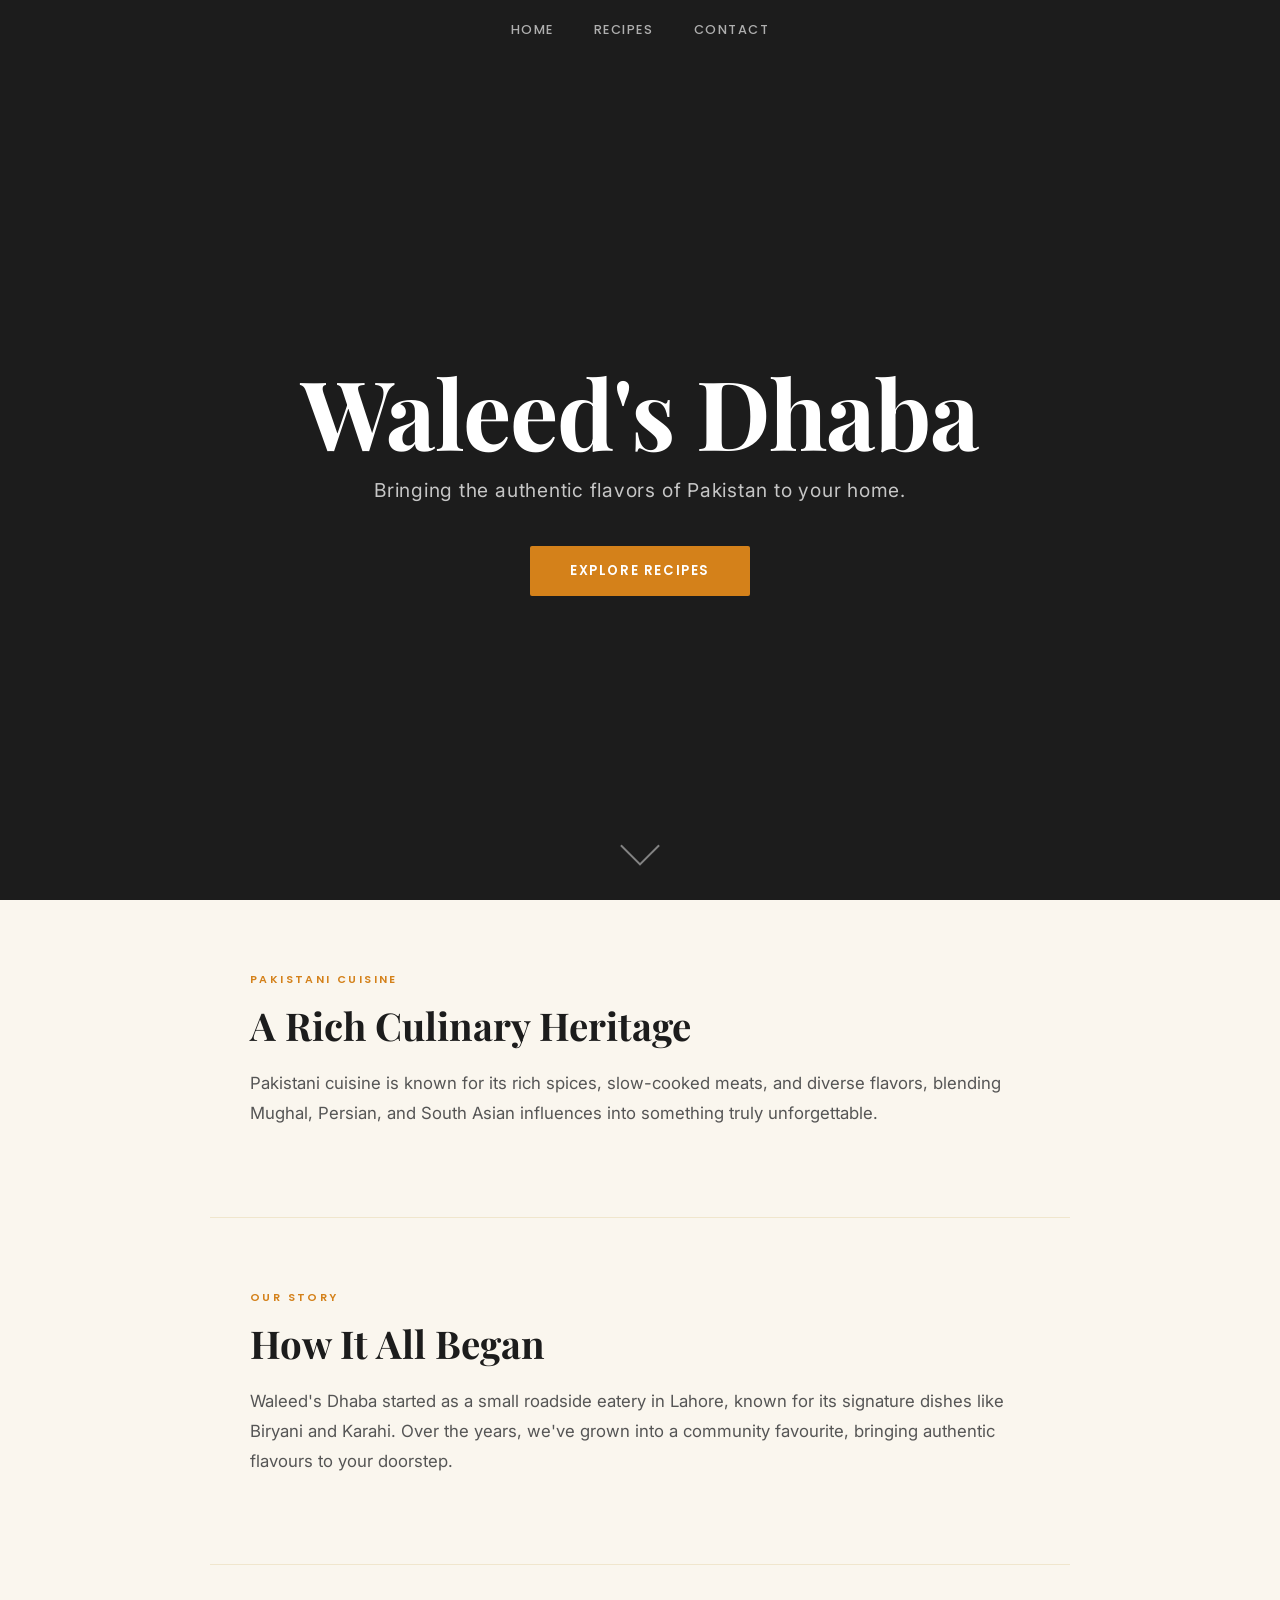
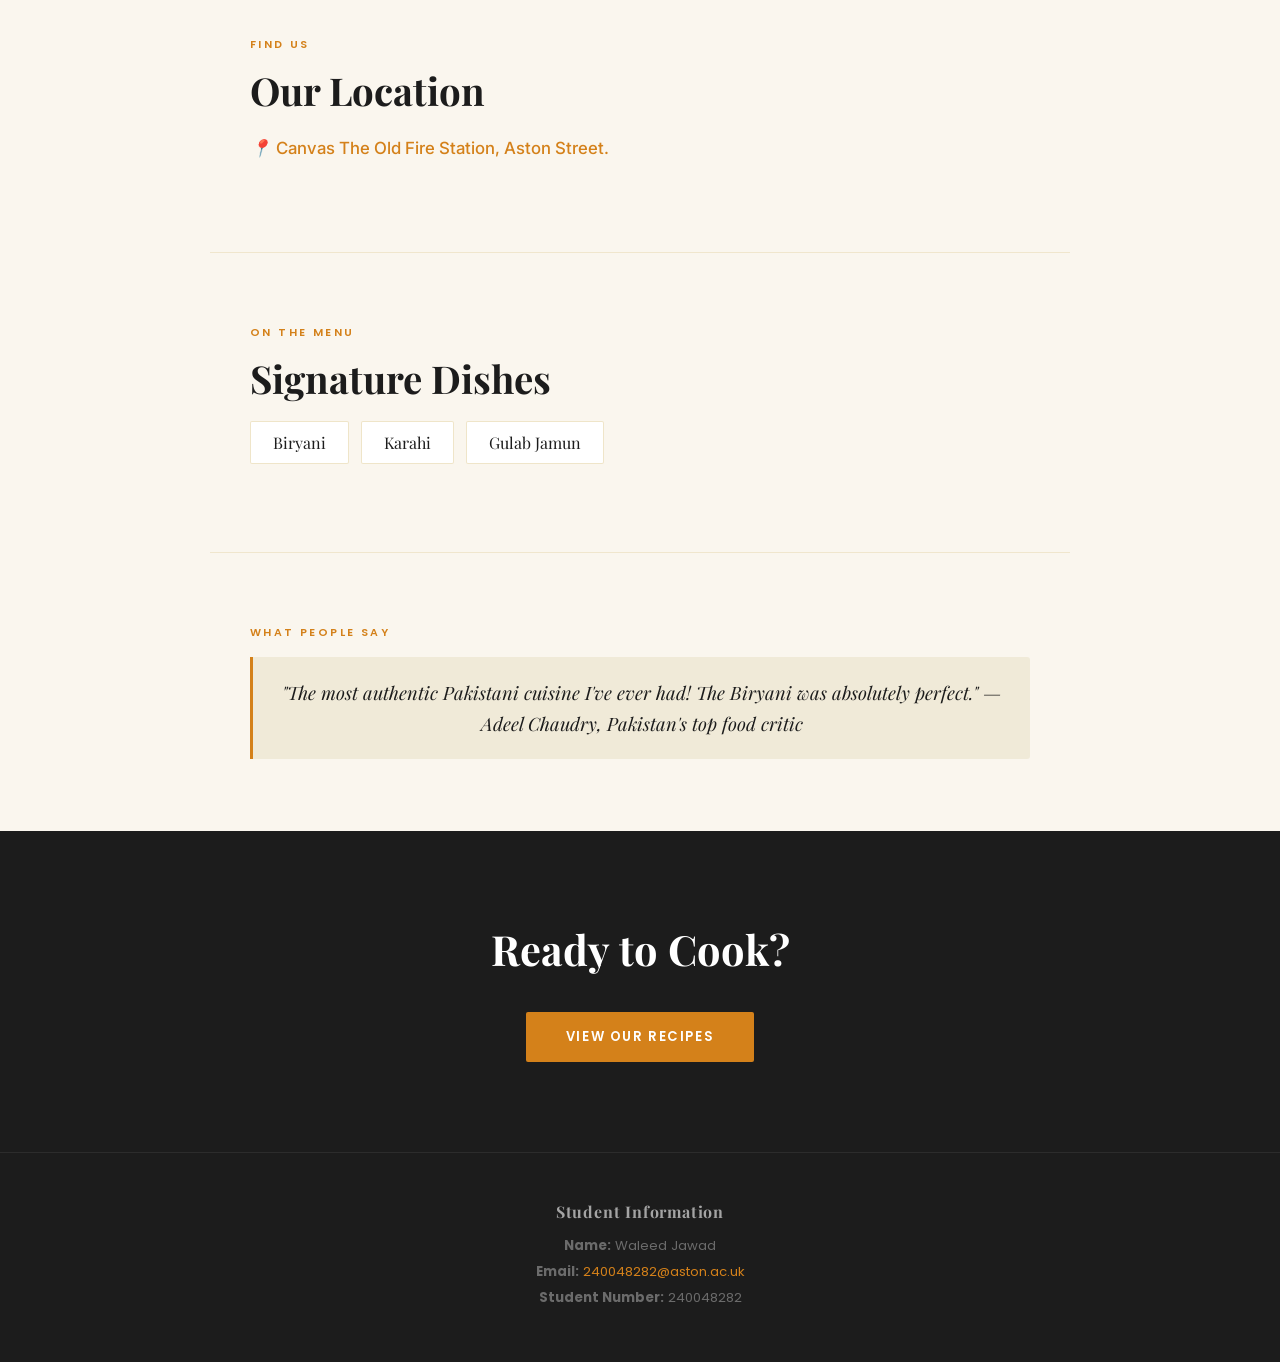
<file: index.html>
<!DOCTYPE html>
<html lang="en">
<head>
    <meta charset="UTF-8">
    <meta name="viewport" content="width=device-width, initial-scale=1.0">
    <title>Waleed's Dhaba</title>
    <link rel="stylesheet" href="css/styles.css">
</head>
<body>

    <nav>
        <ul>
            <li><a href="index.html">Home</a></li>
            <li><a href="recipes.html">Recipes</a></li>
            <li><a href="contact.html">Contact</a></li>
        </ul>
    </nav>

    <header class="hero">
        <div class="hero-overlay">
            <h1>Waleed's Dhaba</h1>
            <p>Bringing the authentic flavors of Pakistan to your home.</p>
            <a href="recipes.html" class="btn-primary">Explore Recipes</a>
        <div class="scroll-indicator"></div>
    </div>
    </header>

    <section class="page-section">
        <span class="section-label">Pakistani Cuisine</span>
        <h2>A Rich Culinary Heritage</h2>
        <p>Pakistani cuisine is known for its rich spices, slow-cooked meats, and diverse flavors, blending Mughal, Persian, and South Asian influences into something truly unforgettable.</p>
    </section>

    <section class="page-section">
        <span class="section-label">Our Story</span>
        <h2>How It All Began</h2>
        <p>Waleed's Dhaba started as a small roadside eatery in Lahore, known for its signature dishes like Biryani and Karahi. Over the years, we've grown into a community favourite, bringing authentic flavours to your doorstep.</p>
    </section>

    <section class="page-section">
        <span class="section-label">Find Us</span>
        <h2>Our Location</h2>
        <address class="location">
            <p>
                <i>📍</i>
                <a href="https://maps.app.goo.gl/XLRXapYx9XyrgZfx8" target="_blank" class="map-link">
                    Canvas The Old Fire Station, Aston Street.
                </a>
            </p>
        </address>
    </section>

    <section class="page-section">
        <span class="section-label">On The Menu</span>
        <h2>Signature Dishes</h2>
        <ul class="dishes-grid">
            <li class="dish-item">Biryani</li>
            <li class="dish-item">Karahi</li>
            <li class="dish-item">Gulab Jamun</li>
        </ul>
    </section>

    <section class="page-section">
        <span class="section-label">What People Say</span>
        <blockquote>
            "The most authentic Pakistani cuisine I've ever had! <em>The Biryani was absolutely perfect.</em>"
            — <em>Adeel Chaudry, Pakistan's top food critic</em>
        </blockquote>
    </section>

    <section class="cta-section">
        <h2>Ready to Cook?</h2>
        <a href="recipes.html" class="btn-primary">View Our Recipes</a>
    </section>

    <footer>
        <section class="student-info">
            <h2>Student Information</h2>
            <p><strong>Name:</strong> Waleed Jawad</p>
            <p><strong>Email:</strong> <a href="mailto:240048282@aston.ac.uk">240048282@aston.ac.uk</a></p>
            <p><strong>Student Number:</strong> 240048282</p>
        </section>
    </footer>

    <script src="js/animations.js"></script>
</body>
</html>
</file>
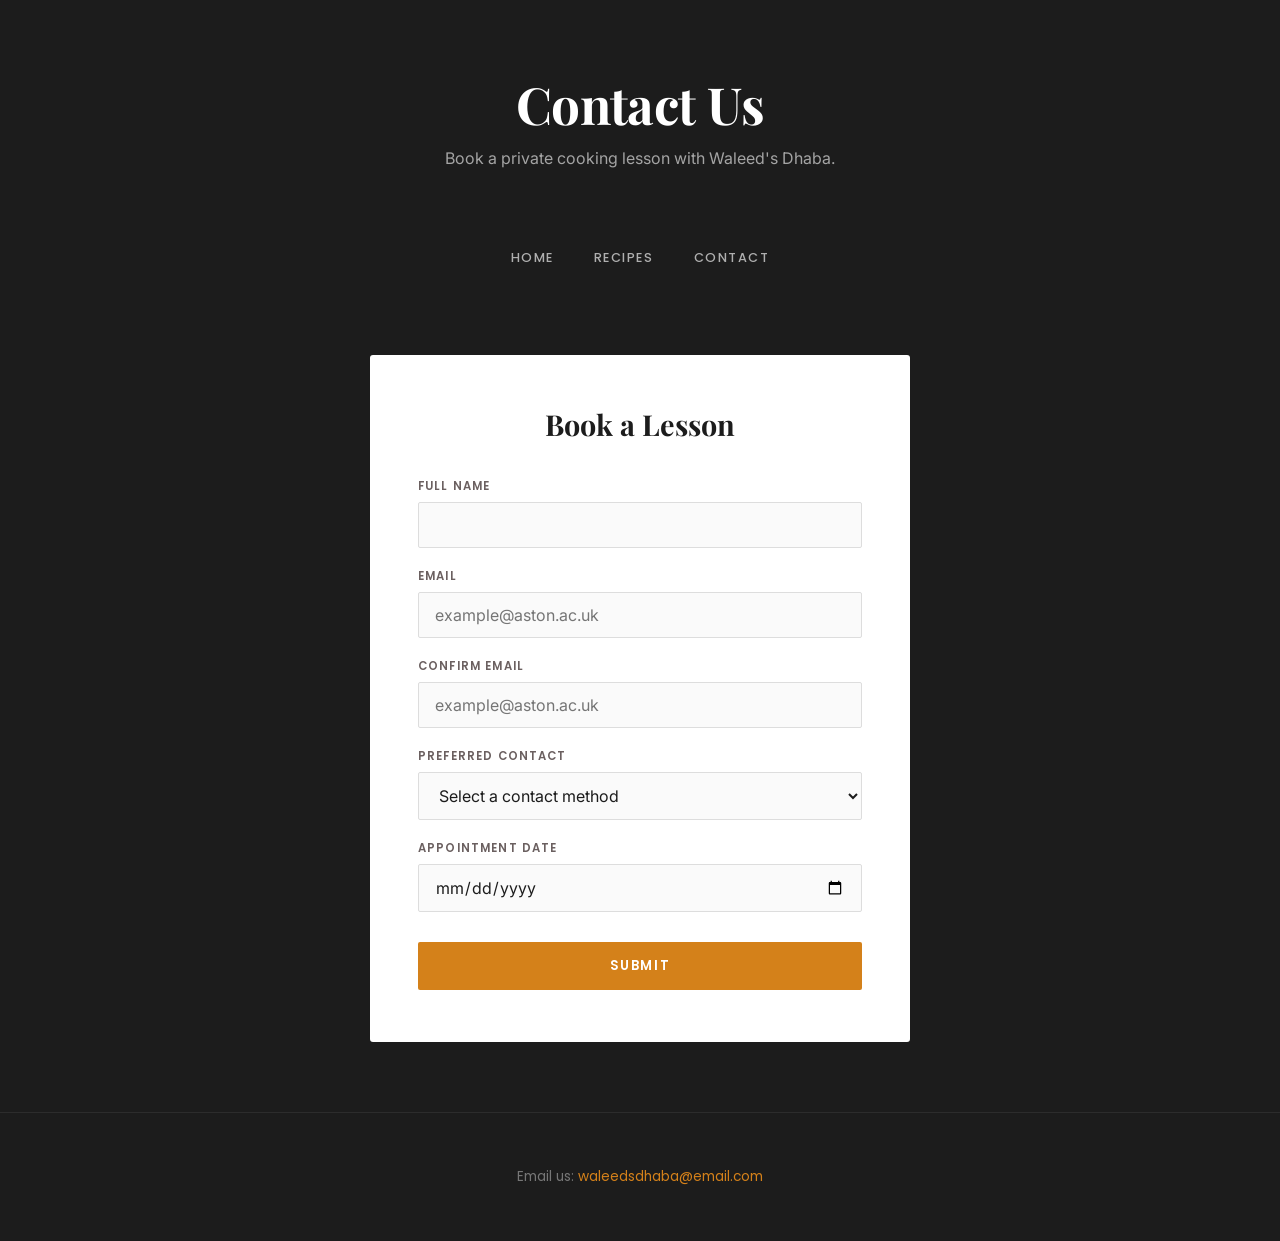
<file: contact.html>
<!DOCTYPE html>
<html lang="en">
<head>
    <meta charset="UTF-8">
    <meta name="viewport" content="width=device-width, initial-scale=1.0">
    <title>Contact Us</title>
    <link rel="stylesheet" href="css/styles.css">
</head>
<body>

    <header id="contact-header">
        <h1>Contact Us</h1>
        <p>Book a private cooking lesson with Waleed's Dhaba.</p>
    </header>

    <nav>
        <ul>
            <li><a href="index.html">Home</a></li>
            <li><a href="recipes.html">Recipes</a></li>
            <li><a href="contact.html">Contact</a></li>
        </ul>
    </nav>

    <div class="contact-section">
        <div class="contact-form">
            <h2>Book a Lesson</h2>

            <form id="contactForm" onsubmit="return validateForm();">
                <div class="form-group">
                    <label for="fullName">Full Name</label>
                    <input type="text" id="fullName" name="fullName" required>
                </div>

                <div class="form-group">
                    <label for="email">Email</label>
                    <input type="email" id="email" name="email" placeholder="example@aston.ac.uk" required>
                </div>

                <div class="form-group">
                    <label for="confirmEmail">Confirm Email</label>
                    <input type="email" id="confirmEmail" name="confirmEmail" placeholder="example@aston.ac.uk" required>
                </div>

                <div class="form-group">
                    <label for="preferredContact">Preferred Contact</label>
                    <select id="preferredContact" name="preferredContact" required>
                        <option value="" disabled selected>Select a contact method</option>
                        <option value="Email">Email</option>
                        <option value="Phone">Phone</option>
                    </select>
                </div>

                <div class="form-group">
                    <label for="appointmentDate">Appointment Date</label>
                    <input type="date" id="appointmentDate" name="appointmentDate" required min="2025-02-18">
                </div>

                <button type="submit">Submit</button>
            </form>
        </div>
    </div>

    <footer>
        <p>Email us: <a href="mailto:waleedsdhaba@email.com">waleedsdhaba@email.com</a></p>
    </footer>

    <script src="js/script.js"></script>
    <script src="js/animations.js"></script>
</body>
</html>
</file>
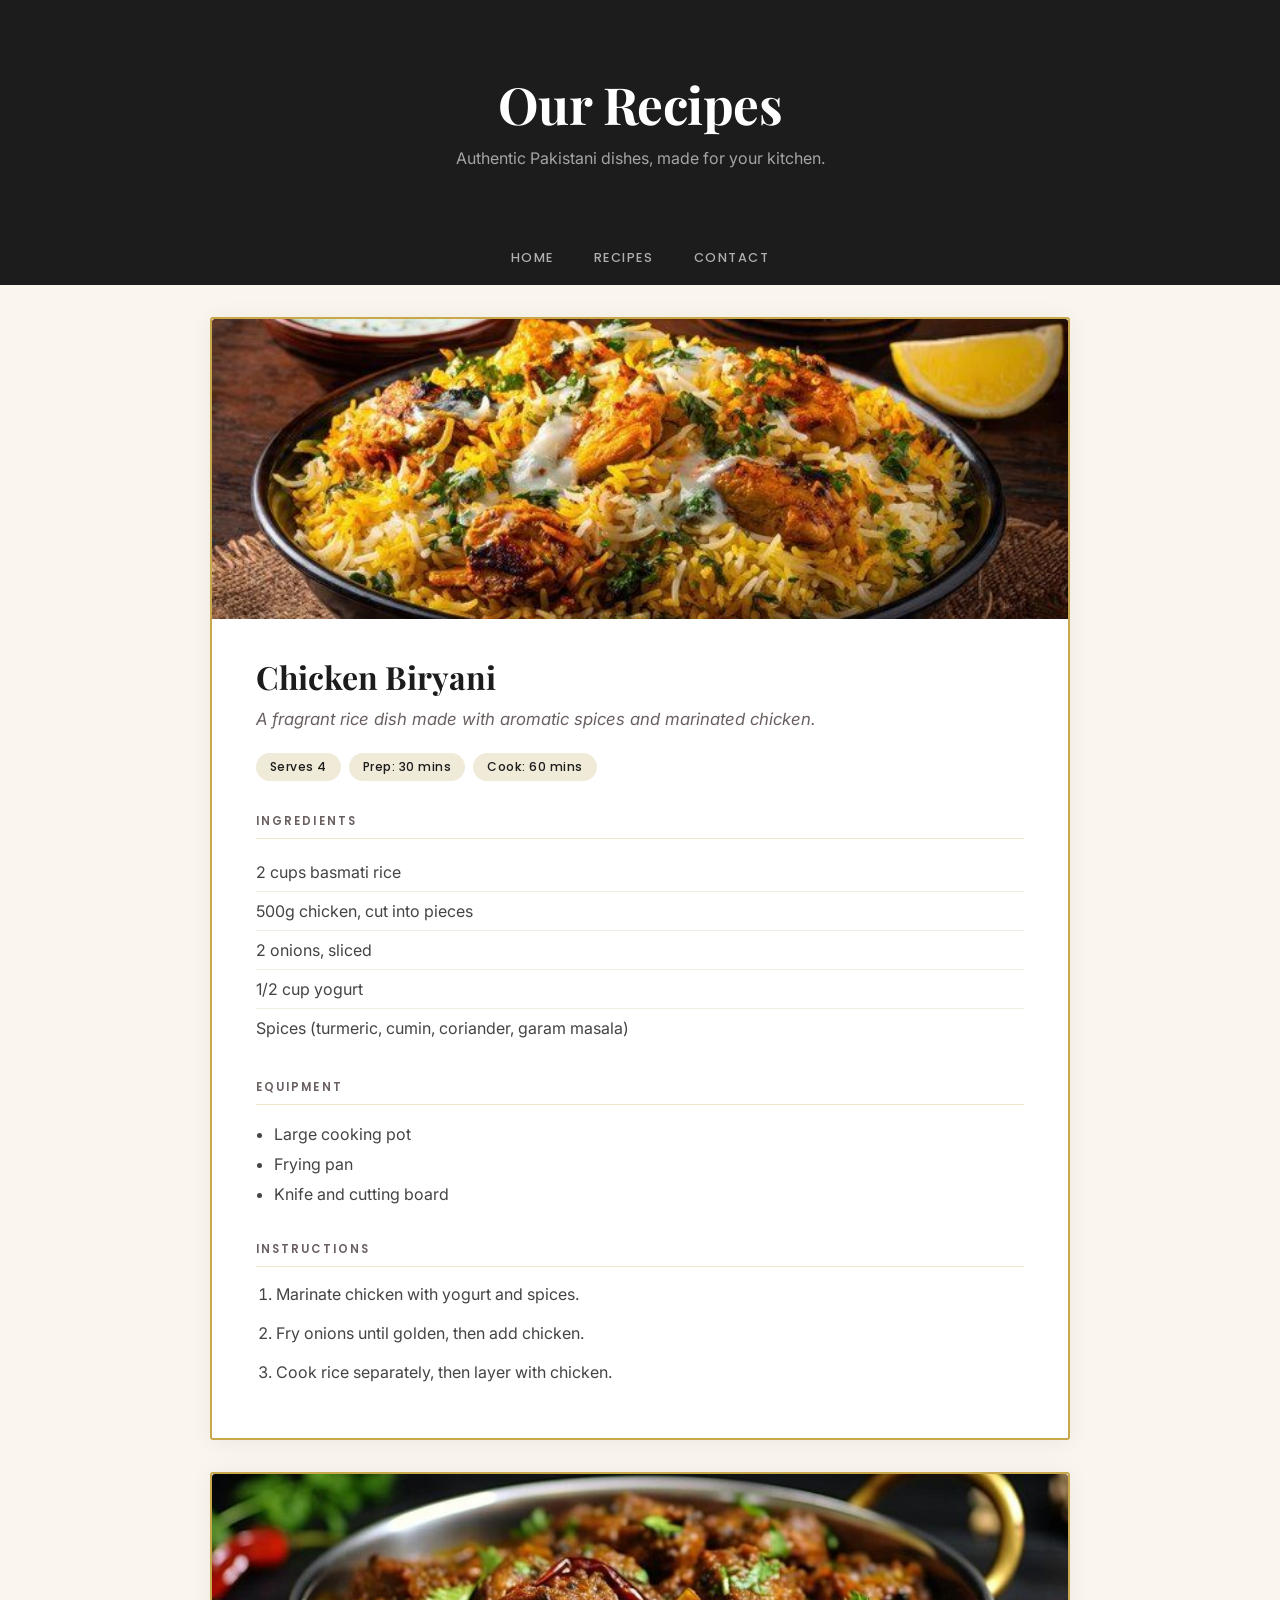
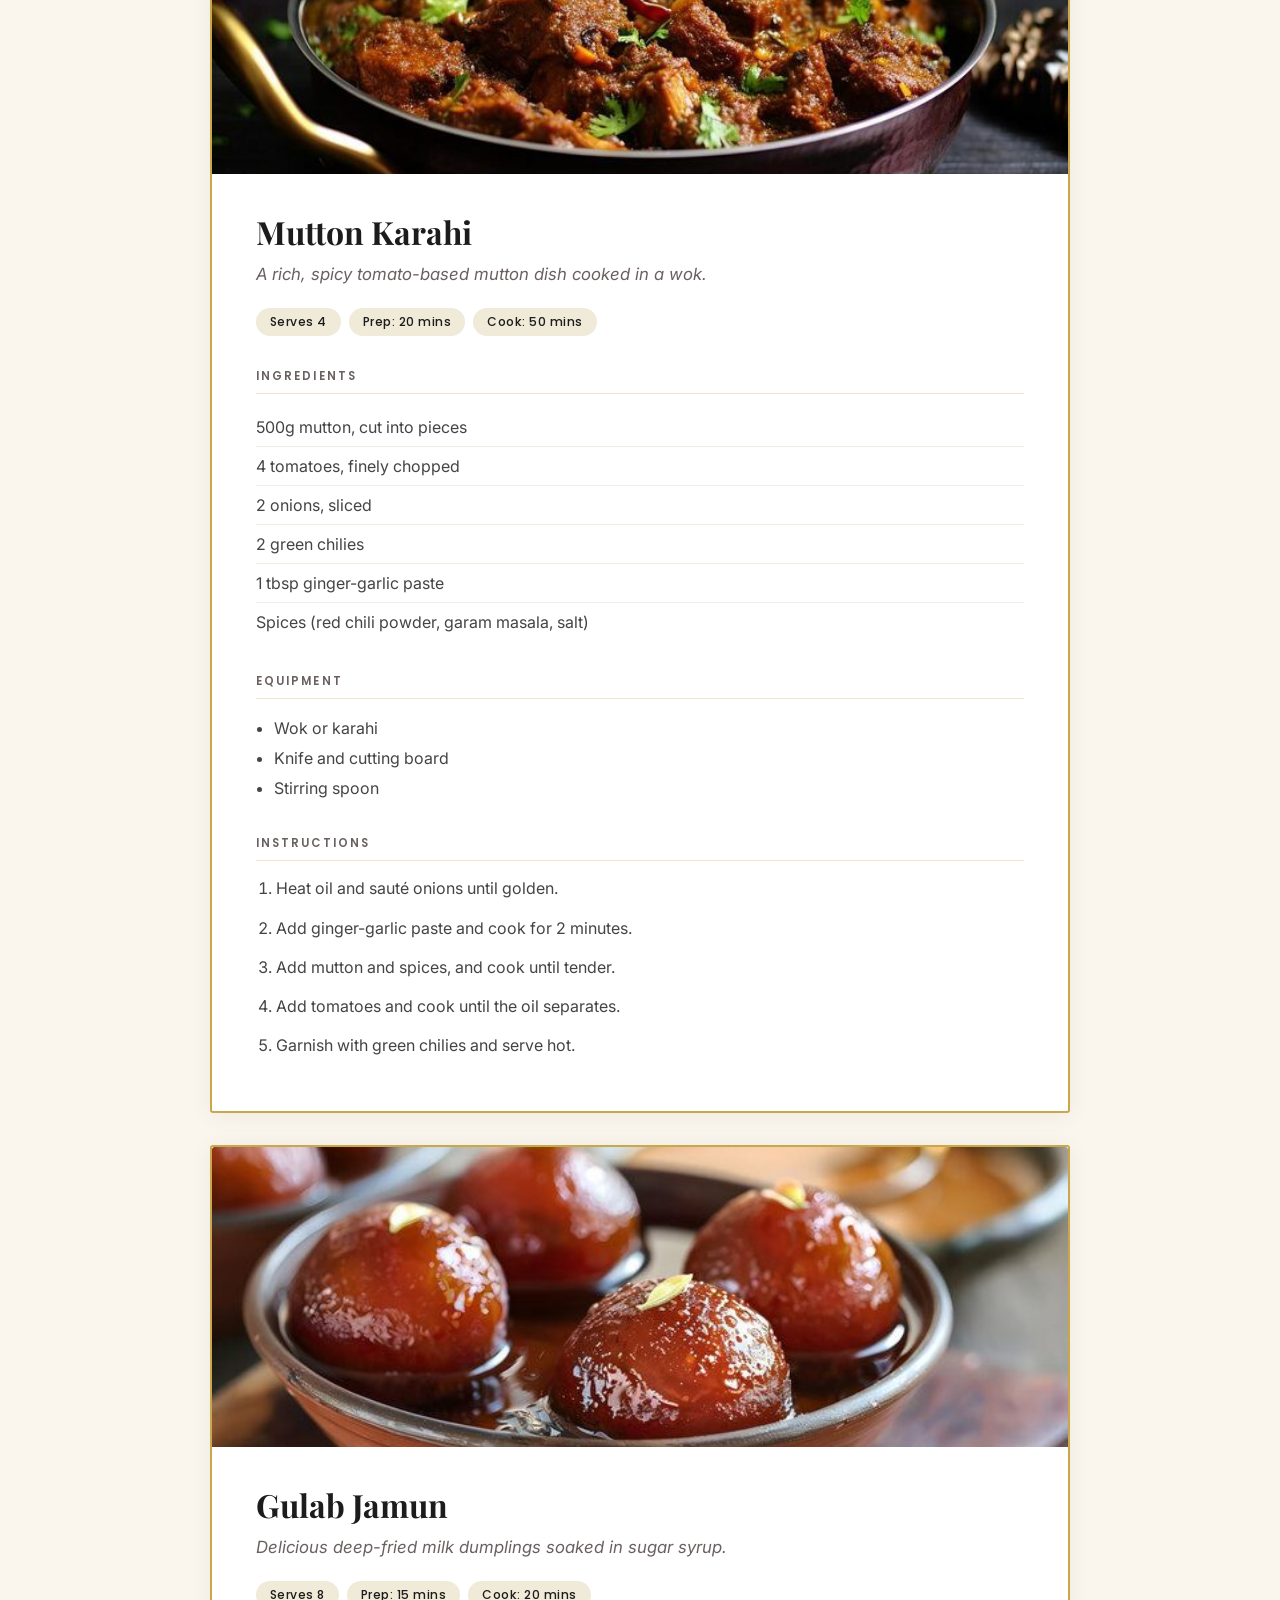
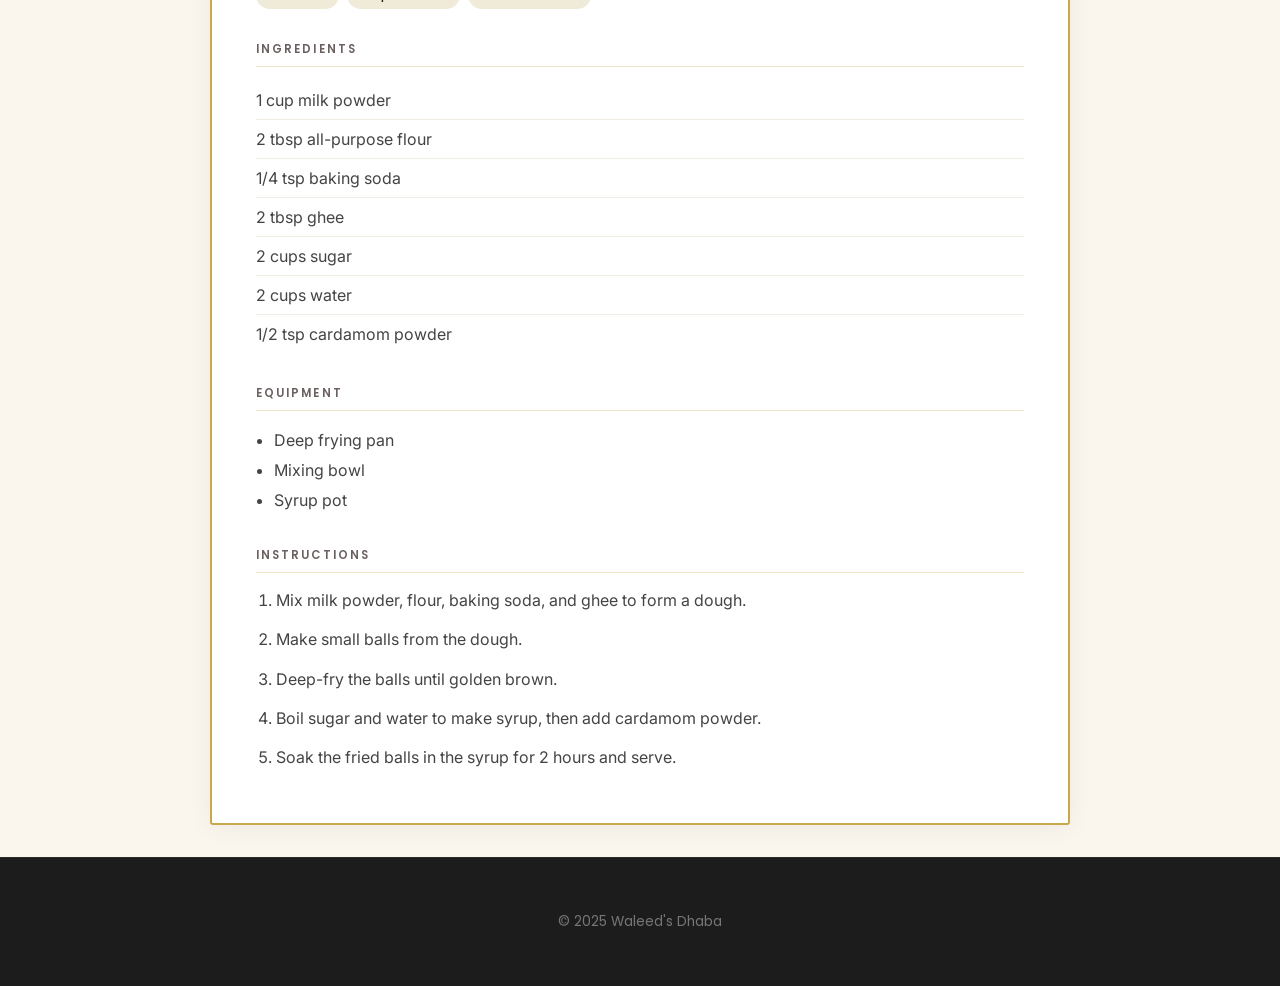
<file: recipes.html>
<!DOCTYPE html>
<html lang="en">
<head>
    <meta charset="UTF-8">
    <meta name="viewport" content="width=device-width, initial-scale=1.0">
    <title>Our Recipes</title>
    <link rel="stylesheet" href="css/styles.css">
</head>
<body>

    <header id="main-header">
        <h1>Our Recipes</h1>
        <p>Authentic Pakistani dishes, made for your kitchen.</p>
    </header>

    <nav>
        <ul>
            <li><a href="index.html">Home</a></li>
            <li><a href="recipes.html">Recipes</a></li>
            <li><a href="contact.html">Contact</a></li>
        </ul>
    </nav>

    <section class="content-box recipe">
        <img src="images/biryani.jpg" alt="Chicken Biryani" class="recipe-image">
        <h2 class="title">Chicken Biryani</h2>
        <p class="description">A fragrant rice dish made with aromatic spices and marinated chicken.</p>
        <div class="recipe-meta">
            <span class="badge">Serves 4</span>
            <span class="badge">Prep: 30 mins</span>
            <span class="badge">Cook: 60 mins</span>
        </div>
        <h3>Ingredients</h3>
        <ul class="ingredient-list">
            <li class="ingredient">2 cups basmati rice</li>
            <li class="ingredient">500g chicken, cut into pieces</li>
            <li class="ingredient">2 onions, sliced</li>
            <li class="ingredient">1/2 cup yogurt</li>
            <li class="ingredient">Spices (turmeric, cumin, coriander, garam masala)</li>
        </ul>
        <h3>Equipment</h3>
        <ul>
            <li>Large cooking pot</li>
            <li>Frying pan</li>
            <li>Knife and cutting board</li>
        </ul>
        <h3>Instructions</h3>
        <ol class="instructions">
            <li class="cooking-step">Marinate chicken with yogurt and spices.</li>
            <li class="cooking-step">Fry onions until golden, then add chicken.</li>
            <li class="cooking-step">Cook rice separately, then layer with chicken.</li>
        </ol>
    </section>

    <section class="content-box recipe">
        <img src="images/mutton-karahi.jpg" alt="Mutton Karahi" class="recipe-image">
        <h2 class="title">Mutton Karahi</h2>
        <p class="description">A rich, spicy tomato-based mutton dish cooked in a wok.</p>
        <div class="recipe-meta">
            <span class="badge">Serves 4</span>
            <span class="badge">Prep: 20 mins</span>
            <span class="badge">Cook: 50 mins</span>
        </div>
        <h3>Ingredients</h3>
        <ul class="ingredient-list">
            <li class="ingredient">500g mutton, cut into pieces</li>
            <li class="ingredient">4 tomatoes, finely chopped</li>
            <li class="ingredient">2 onions, sliced</li>
            <li class="ingredient">2 green chilies</li>
            <li class="ingredient">1 tbsp ginger-garlic paste</li>
            <li class="ingredient">Spices (red chili powder, garam masala, salt)</li>
        </ul>
        <h3>Equipment</h3>
        <ul>
            <li>Wok or karahi</li>
            <li>Knife and cutting board</li>
            <li>Stirring spoon</li>
        </ul>
        <h3>Instructions</h3>
        <ol class="instructions">
            <li class="cooking-step">Heat oil and sauté onions until golden.</li>
            <li class="cooking-step">Add ginger-garlic paste and cook for 2 minutes.</li>
            <li class="cooking-step">Add mutton and spices, and cook until tender.</li>
            <li class="cooking-step">Add tomatoes and cook until the oil separates.</li>
            <li class="cooking-step">Garnish with green chilies and serve hot.</li>
        </ol>
    </section>

    <section class="content-box recipe">
        <img src="images/gulab-jamun.jpg" alt="Gulab Jamun" class="recipe-image">
        <h2 class="title">Gulab Jamun</h2>
        <p class="description">Delicious deep-fried milk dumplings soaked in sugar syrup.</p>
        <div class="recipe-meta">
            <span class="badge">Serves 8</span>
            <span class="badge">Prep: 15 mins</span>
            <span class="badge">Cook: 20 mins</span>
        </div>
        <h3>Ingredients</h3>
        <ul class="ingredient-list">
            <li class="ingredient">1 cup milk powder</li>
            <li class="ingredient">2 tbsp all-purpose flour</li>
            <li class="ingredient">1/4 tsp baking soda</li>
            <li class="ingredient">2 tbsp ghee</li>
            <li class="ingredient">2 cups sugar</li>
            <li class="ingredient">2 cups water</li>
            <li class="ingredient">1/2 tsp cardamom powder</li>
        </ul>
        <h3>Equipment</h3>
        <ul>
            <li>Deep frying pan</li>
            <li>Mixing bowl</li>
            <li>Syrup pot</li>
        </ul>
        <h3>Instructions</h3>
        <ol class="instructions">
            <li class="cooking-step">Mix milk powder, flour, baking soda, and ghee to form a dough.</li>
            <li class="cooking-step">Make small balls from the dough.</li>
            <li class="cooking-step">Deep-fry the balls until golden brown.</li>
            <li class="cooking-step">Boil sugar and water to make syrup, then add cardamom powder.</li>
            <li class="cooking-step">Soak the fried balls in the syrup for 2 hours and serve.</li>
        </ol>
    </section>

    <footer>
        <p>&copy; 2025 Waleed's Dhaba</p>
    </footer>

    <script src="js/animations.js"></script>
</body>
</html>
</file>
<file: css/styles.css>
/* === FONTS === */
@import url('https://fonts.googleapis.com/css2?family=Playfair+Display:ital,wght@0,700;0,900;1,700&family=Poppins:wght@400;500;600&family=Inter:wght@400;500&display=swap');

/* === VARIABLES === */
:root {
    --bg-page: #FAF6EE;
    --bg-alt: #F0EAD8;
    --bg-dark: #1C1C1C;
    --saffron: #D4811A;
    --gold: #C9A84C;
    --text-dark: #1C1C1C;
    --text-muted: #6B6060;
    --white: #FFFFFF;
    --border-light: rgba(201, 168, 76, 0.3);
}

/* === RESET === */
*, *::before, *::after { box-sizing: border-box; }

body, html {
    margin: 0;
    padding: 0;
    background-color: var(--bg-page);
    color: var(--text-dark);
    font-family: 'Inter', system-ui, sans-serif;
}

/* === NAV === */
nav {
    background-color: var(--bg-dark);
    margin: 0;
    padding: 0;
    position: sticky;
    top: 0;
    z-index: 100;
}

nav ul {
    display: flex;
    justify-content: center;
    gap: 40px;
    padding: 18px 20px;
    list-style: none;
    margin: 0;
}

nav ul li a {
    color: rgba(255, 255, 255, 0.65);
    text-decoration: none;
    font-family: 'Poppins', sans-serif;
    font-size: 0.8rem;
    font-weight: 500;
    letter-spacing: 0.12em;
    text-transform: uppercase;
    transition: color 0.2s;
}

nav ul li a:hover {
    color: var(--saffron);
}

/* === HERO (index.html only) === */
.hero {
    position: relative;
    height: calc(100vh - 57px);
    background-color: var(--bg-dark);
}

.hero-overlay {
    position: absolute;
    inset: 0;
    display: flex;
    flex-direction: column;
    align-items: center;
    justify-content: center;
    text-align: center;
    padding: 40px 20px;
}

/* === SCROLL INDICATOR === */
.scroll-indicator {
    position: absolute;
    bottom: 40px;
    left: 50%;
    transform: translateX(-50%);
    width: 28px;
    height: 28px;
    border-right: 2px solid rgba(255, 255, 255, 0.45);
    border-bottom: 2px solid rgba(255, 255, 255, 0.45);
    transform: translateX(-50%) rotate(45deg);
    animation: scrollBounce 1.4s ease-in-out infinite;
    pointer-events: none;
}

@keyframes scrollBounce {
    0%, 100% { opacity: 0.25; }
    50%       { opacity: 0.8;  }
}

.hero-overlay h1 {
    font-family: 'Playfair Display', Georgia, serif;
    font-size: clamp(3rem, 8vw, 6rem);
    color: var(--white);
    margin: 0 0 16px;
    line-height: 1.05;
    letter-spacing: -0.01em;
}

.hero-overlay p {
    font-family: 'Inter', sans-serif;
    font-size: clamp(1rem, 2.5vw, 1.2rem);
    color: rgba(255, 255, 255, 0.75);
    margin: 0 0 44px;
    letter-spacing: 0.04em;
}

/* === BUTTONS === */
.btn-primary {
    display: inline-block;
    background-color: var(--saffron);
    color: var(--white);
    text-decoration: none;
    font-family: 'Poppins', sans-serif;
    font-size: 0.82rem;
    font-weight: 600;
    letter-spacing: 0.12em;
    text-transform: uppercase;
    padding: 15px 40px;
    border-radius: 2px;
    transition: background-color 0.2s, transform 0.15s;
}

.btn-primary:hover {
    background-color: #c07318;
    transform: translateY(-2px);
}

/* === PAGE HEADER (recipes & contact) === */
header {
    background-color: var(--bg-dark);
    color: var(--white);
    padding: 70px 20px 60px;
    text-align: center;
    font-family: 'Playfair Display', Georgia, serif;
}

header h1 {
    font-size: clamp(2rem, 5vw, 3.2rem);
    margin: 0;
    color: var(--white);
    letter-spacing: -0.01em;
}

header p {
    color: rgba(255, 255, 255, 0.6);
    margin: 10px 0 0;
    font-family: 'Inter', sans-serif;
    font-size: 1rem;
}

/* === HOME PAGE SECTIONS === */
.page-section {
    max-width: 860px;
    margin: 0 auto;
    padding: 72px 40px;
}

.page-section + .page-section {
    border-top: 1px solid rgba(201, 168, 76, 0.2);
}

.section-label {
    display: block;
    font-family: 'Poppins', sans-serif;
    font-size: 0.68rem;
    font-weight: 600;
    letter-spacing: 0.22em;
    text-transform: uppercase;
    color: var(--saffron);
    margin-bottom: 14px;
}

.page-section h2 {
    font-family: 'Playfair Display', Georgia, serif;
    font-size: clamp(1.7rem, 4vw, 2.4rem);
    color: var(--text-dark);
    margin: 0 0 20px;
    line-height: 1.2;
}

.page-section p {
    font-size: 1.05rem;
    line-height: 1.8;
    color: #555;
    margin: 0 0 16px;
}

/* === LOCATION === */
.location {
    font-style: normal;
}

.map-link {
    color: var(--saffron);
    font-weight: 500;
    text-decoration: none;
    border-bottom: 1px solid transparent;
    transition: border-color 0.2s;
    font-size: 1.05rem;
}

.map-link:hover {
    border-bottom-color: var(--saffron);
}

/* === SIGNATURE DISHES === */
.dishes-grid {
    display: flex;
    gap: 12px;
    flex-wrap: wrap;
    margin-top: 20px;
    list-style: none;
    padding: 0;
}

.dish-item {
    background-color: var(--white);
    border: 1px solid var(--border-light);
    padding: 10px 22px;
    font-family: 'Playfair Display', Georgia, serif;
    font-size: 1rem;
    color: var(--text-dark);
    border-radius: 2px;
    transition: background-color 0.25s ease, border-color 0.25s ease, transform 0.25s ease;
}

.dish-item:hover {
    background-color: var(--bg-alt);
    border-color: var(--gold);
    transform: translateY(-2px);
}

/* === CTA SECTION === */
.cta-section {
    background-color: var(--bg-dark);
    text-align: center;
    max-width: 100%;
    padding: 90px 40px;
    margin: 0;
}

.cta-section h2 {
    color: var(--white);
    font-family: 'Playfair Display', Georgia, serif;
    font-size: clamp(1.8rem, 4vw, 2.6rem);
    margin: 0 0 36px;
}

/* === CONTENT BOX (recipe cards) === */
.content-box {
    background-color: var(--white);
    width: 85%;
    max-width: 860px;
    margin: 32px auto;
    padding: 40px 44px;
    border-radius: 3px;
    border: 2px solid var(--gold);
    box-shadow: 0 2px 24px rgba(0, 0, 0, 0.06);
    overflow: hidden;
    transition: transform 0.3s ease, box-shadow 0.3s ease;
}

.content-box:hover {
    transform: translateY(-5px);
    box-shadow: 0 12px 40px rgba(0, 0, 0, 0.11);
}

/* === RECIPE CARD HEADER === */
.title {
    font-family: 'Playfair Display', Georgia, serif;
    font-size: 2rem;
    font-weight: 700;
    color: var(--text-dark);
    text-align: left;
    margin: 0 0 8px;
}

.description {
    font-style: italic;
    color: var(--text-muted);
    text-align: left;
    margin: 0 0 20px;
    font-size: 1.05rem;
    line-height: 1.6;
}

/* === RECIPE META BADGES === */
.recipe-meta {
    display: flex;
    gap: 8px;
    flex-wrap: wrap;
    margin-bottom: 32px;
}

.badge {
    display: inline-block;
    background-color: var(--bg-alt);
    color: var(--text-dark);
    font-family: 'Poppins', sans-serif;
    font-size: 0.76rem;
    font-weight: 500;
    padding: 5px 14px;
    border-radius: 20px;
    letter-spacing: 0.04em;
    transition: background-color 0.2s ease, color 0.2s ease;
}

.badge:hover {
    background-color: var(--gold);
    color: var(--white);
}

/* === RECIPE SUBSECTIONS === */
.content-box h3 {
    font-family: 'Poppins', sans-serif;
    font-size: 0.72rem;
    font-weight: 600;
    letter-spacing: 0.18em;
    text-transform: uppercase;
    color: var(--text-muted);
    border-bottom: 1px solid var(--border-light);
    padding-bottom: 8px;
    margin: 32px 0 14px;
}

.ingredient-list {
    list-style: none;
    padding: 0;
    margin: 0;
}

.ingredient {
    font-size: 1rem;
    color: #444;
    padding: 7px 0;
    border-bottom: 1px solid #f0ece3;
    line-height: 1.5;
}

.ingredient:last-child {
    border-bottom: none;
}

.content-box ul:not(.ingredient-list) {
    padding-left: 18px;
    margin: 0;
}

.content-box ul:not(.ingredient-list) li {
    padding: 5px 0;
    color: #444;
    font-size: 1rem;
}

.instructions {
    padding-left: 20px;
    margin: 0;
}

.cooking-step {
    margin-bottom: 12px;
    line-height: 1.7;
    color: #444;
}

/* === RECIPE IMAGE === */
.recipe-image {
    width: calc(100% + 88px);
    max-width: calc(100% + 88px);
    height: 300px;
    object-fit: cover;
    display: block;
    margin: -40px -44px 36px -44px;
    border-radius: 3px 3px 0 0;
    transition: transform 0.5s ease;
}

.content-box:hover .recipe-image {
    transform: scale(1.04);
}

/* === HOME PAGE IMAGE === */
.responsive-image {
    width: 100%;
    max-width: 560px;
    height: 300px;
    object-fit: cover;
    display: block;
    margin: 28px auto;
    border-radius: 3px;
}

/* === BLOCKQUOTE === */
blockquote {
    font-family: 'Playfair Display', Georgia, serif;
    font-size: 1.15rem;
    font-style: italic;
    text-align: center;
    border-left: 3px solid var(--saffron);
    padding: 20px 28px;
    margin: 16px 0 0;
    color: var(--text-dark);
    background-color: var(--bg-alt);
    border-radius: 0 3px 3px 0;
    line-height: 1.7;
}

/* === CONTACT PAGE === */
.contact-section {
    background-color: var(--bg-dark);
    min-height: 80vh;
    display: flex;
    align-items: center;
    justify-content: center;
    padding: 70px 20px;
}

.contact-form {
    background-color: var(--white);
    width: 100%;
    max-width: 540px;
    padding: 52px 48px;
    border-radius: 3px;
    text-align: left;
}

.contact-form h2 {
    font-family: 'Playfair Display', Georgia, serif;
    font-size: 1.8rem;
    color: var(--text-dark);
    text-align: center;
    margin: 0 0 36px;
    line-height: 1.2;
}

.contact-form .form-group {
    display: flex;
    flex-direction: column;
    align-items: flex-start;
    width: 100%;
    margin-bottom: 20px;
}

.contact-form label {
    font-family: 'Poppins', sans-serif;
    font-size: 0.72rem;
    font-weight: 600;
    letter-spacing: 0.1em;
    text-transform: uppercase;
    color: var(--text-muted);
    margin-bottom: 7px;
}

.contact-form input,
.contact-form select {
    width: 100%;
    padding: 12px 16px;
    font-size: 1rem;
    font-family: 'Inter', sans-serif;
    border: 1px solid #ddd;
    border-radius: 2px;
    background-color: #fafafa;
    box-sizing: border-box;
    transition: border-color 0.2s, box-shadow 0.2s;
    outline: none;
    color: var(--text-dark);
}

.contact-form input:focus,
.contact-form select:focus {
    border-color: var(--saffron);
    box-shadow: 0 0 0 3px rgba(212, 129, 26, 0.15);
    background-color: var(--white);
}

.contact-form button {
    width: 100%;
    background-color: var(--saffron);
    color: var(--white);
    padding: 14px;
    border: none;
    font-family: 'Poppins', sans-serif;
    font-size: 0.82rem;
    font-weight: 600;
    letter-spacing: 0.12em;
    text-transform: uppercase;
    cursor: pointer;
    border-radius: 2px;
    margin-top: 10px;
    transition: background-color 0.2s, transform 0.15s;
}

.contact-form button:hover {
    background-color: #c07318;
    transform: translateY(-1px);
}

/* === SUCCESS MESSAGE === */
.success-container {
    display: flex;
    justify-content: center;
    align-items: center;
    height: 60vh;
    text-align: center;
    background-color: var(--bg-dark);
}

.success-message {
    padding: 52px 48px;
    background-color: var(--white);
    border-radius: 3px;
    max-width: 480px;
    font-family: 'Playfair Display', Georgia, serif;
}

.success-message h2 {
    font-size: 2.2rem;
    font-weight: 700;
    color: var(--saffron);
    margin-bottom: 12px;
}

.success-message p {
    font-size: 1.1rem;
    color: var(--text-muted);
    font-family: 'Inter', sans-serif;
}

/* === FOOTER === */
footer {
    background-color: var(--bg-dark);
    color: rgba(255, 255, 255, 0.4);
    text-align: center;
    padding: 48px 20px;
    font-family: 'Poppins', sans-serif;
    font-size: 0.85rem;
    border-top: 1px solid rgba(255, 255, 255, 0.07);
    margin-top: 0;
    width: 100%;
}

footer a {
    color: var(--saffron);
    text-decoration: none;
}

footer a:hover {
    text-decoration: underline;
}

footer p {
    margin: 6px 0;
}

.student-info {
    max-width: 420px;
    margin: 0 auto;
    background-color: transparent;
    border: none;
    padding: 0;
}

.student-info h2 {
    font-family: 'Playfair Display', Georgia, serif;
    font-size: 1rem;
    color: rgba(255, 255, 255, 0.6);
    margin: 0 0 14px;
    letter-spacing: 0.05em;
}

.student-info p {
    color: rgba(255, 255, 255, 0.35);
    margin: 6px 0;
    font-size: 0.82rem;
}

.student-info a {
    color: var(--saffron);
}

/* === RESPONSIVE — tablet / large phone === */
@media (max-width: 768px) {

    /* nav — bigger tap targets */
    nav ul {
        gap: 16px;
        padding: 14px 16px;
    }

    nav ul li a {
        padding: 10px 6px;
        display: inline-block;
    }

    /* hero */
    .hero {
        min-height: calc(100svh - 52px);
        height: auto;
    }

    .hero-overlay h1 {
        font-size: 2.6rem;
    }

    .hero-overlay p {
        font-size: 1rem;
        margin-bottom: 32px;
    }

    /* page header (recipes/contact) */
    header {
        padding: 48px 20px 40px;
    }

    /* sections */
    .page-section {
        padding: 52px 20px;
    }

    /* recipe cards */
    .content-box {
        width: 94%;
        padding: 28px 22px;
        margin: 20px auto;
    }

    .recipe-image {
        width: calc(100% + 44px);
        max-width: calc(100% + 44px);
        margin: -28px -22px 28px -22px;
        height: 220px;
    }

    /* quote */
    blockquote {
        font-size: 1rem;
        padding: 16px 20px;
    }

    /* dishes */
    .dishes-grid {
        gap: 8px;
    }

    /* cta */
    .cta-section {
        padding: 64px 20px;
    }

    /* contact */
    .contact-section {
        min-height: auto;
        padding: 48px 16px;
        align-items: flex-start;
        padding-top: 48px;
    }

    .contact-form {
        padding: 36px 28px;
    }

    /* success */
    .success-message {
        padding: 36px 28px;
        width: 90%;
    }

    /* footer */
    footer {
        padding: 36px 20px;
    }
}

/* === RESPONSIVE — small phone === */
@media (max-width: 480px) {

    /* nav */
    nav ul {
        gap: 10px;
        padding: 12px 12px;
    }

    nav ul li a {
        font-size: 0.72rem;
        letter-spacing: 0.08em;
    }

    /* hero */
    .hero-overlay h1 {
        font-size: 2rem;
    }

    .hero-overlay p {
        font-size: 0.92rem;
        margin-bottom: 28px;
    }

    .btn-primary {
        padding: 13px 28px;
        font-size: 0.78rem;
    }

    .scroll-indicator {
        bottom: 28px;
    }

    /* sections */
    .page-section {
        padding: 44px 18px;
    }

    /* recipe cards */
    .content-box {
        width: 96%;
        padding: 24px 18px;
    }

    .recipe-image {
        width: calc(100% + 36px);
        max-width: calc(100% + 36px);
        margin: -24px -18px 24px -18px;
        height: 190px;
    }

    .title {
        font-size: 1.6rem;
    }

    /* prevent iOS zoom on input focus */
    .contact-form input,
    .contact-form select {
        font-size: 16px;
    }

    /* contact */
    .contact-section {
        padding: 36px 12px;
    }

    .contact-form {
        padding: 28px 20px;
    }

    .contact-form h2 {
        font-size: 1.5rem;
        margin-bottom: 24px;
    }

    /* success */
    .success-message {
        padding: 28px 20px;
    }

    .success-message h2 {
        font-size: 1.8rem;
    }

    /* footer */
    footer {
        padding: 28px 16px;
    }
}

/* === HERO ENTRANCE === */
.hero-overlay h1 {
    animation: heroUp 0.9s cubic-bezier(0.22, 1, 0.36, 1) both;
}

.hero-overlay p {
    animation: heroUp 0.9s cubic-bezier(0.22, 1, 0.36, 1) 0.15s both;
}

.hero-overlay .btn-primary {
    animation: heroUp 0.9s cubic-bezier(0.22, 1, 0.36, 1) 0.3s both;
}

.scroll-indicator {
    animation: scrollBounce 1.4s ease-in-out infinite;
}

@keyframes heroUp {
    from { opacity: 0; transform: translateY(28px); }
    to   { opacity: 1; transform: translateY(0); }
}

/* === SCROLL FADE-IN === */
.anim-slide {
    opacity: 0;
    transform: translateY(28px);
    transition: opacity 0.65s ease, transform 0.65s ease;
}

.anim-slide.is-visible {
    opacity: 1;
    transform: translateY(0);
}

.anim-fade {
    opacity: 0;
    transition: opacity 0.6s ease, box-shadow 0.3s ease, transform 0.3s ease;
}

.anim-fade.is-visible {
    opacity: 1;
}

/* === NAV SCROLL SHADOW === */
nav {
    transition: box-shadow 0.3s ease;
}

nav.nav-scrolled {
    box-shadow: 0 4px 24px rgba(0, 0, 0, 0.45);
}

/* === SHAKE ANIMATION === */
@keyframes shake {
    0%, 100% { transform: translateX(0); }
    25% { transform: translateX(-5px); }
    50% { transform: translateX(5px); }
    75% { transform: translateX(-5px); }
}

.error-shake {
    animation: shake 0.3s ease-in-out;
    border: 1px solid red !important;
    box-shadow: 0 0 0 3px rgba(220, 0, 0, 0.15) !important;
}
</file>
